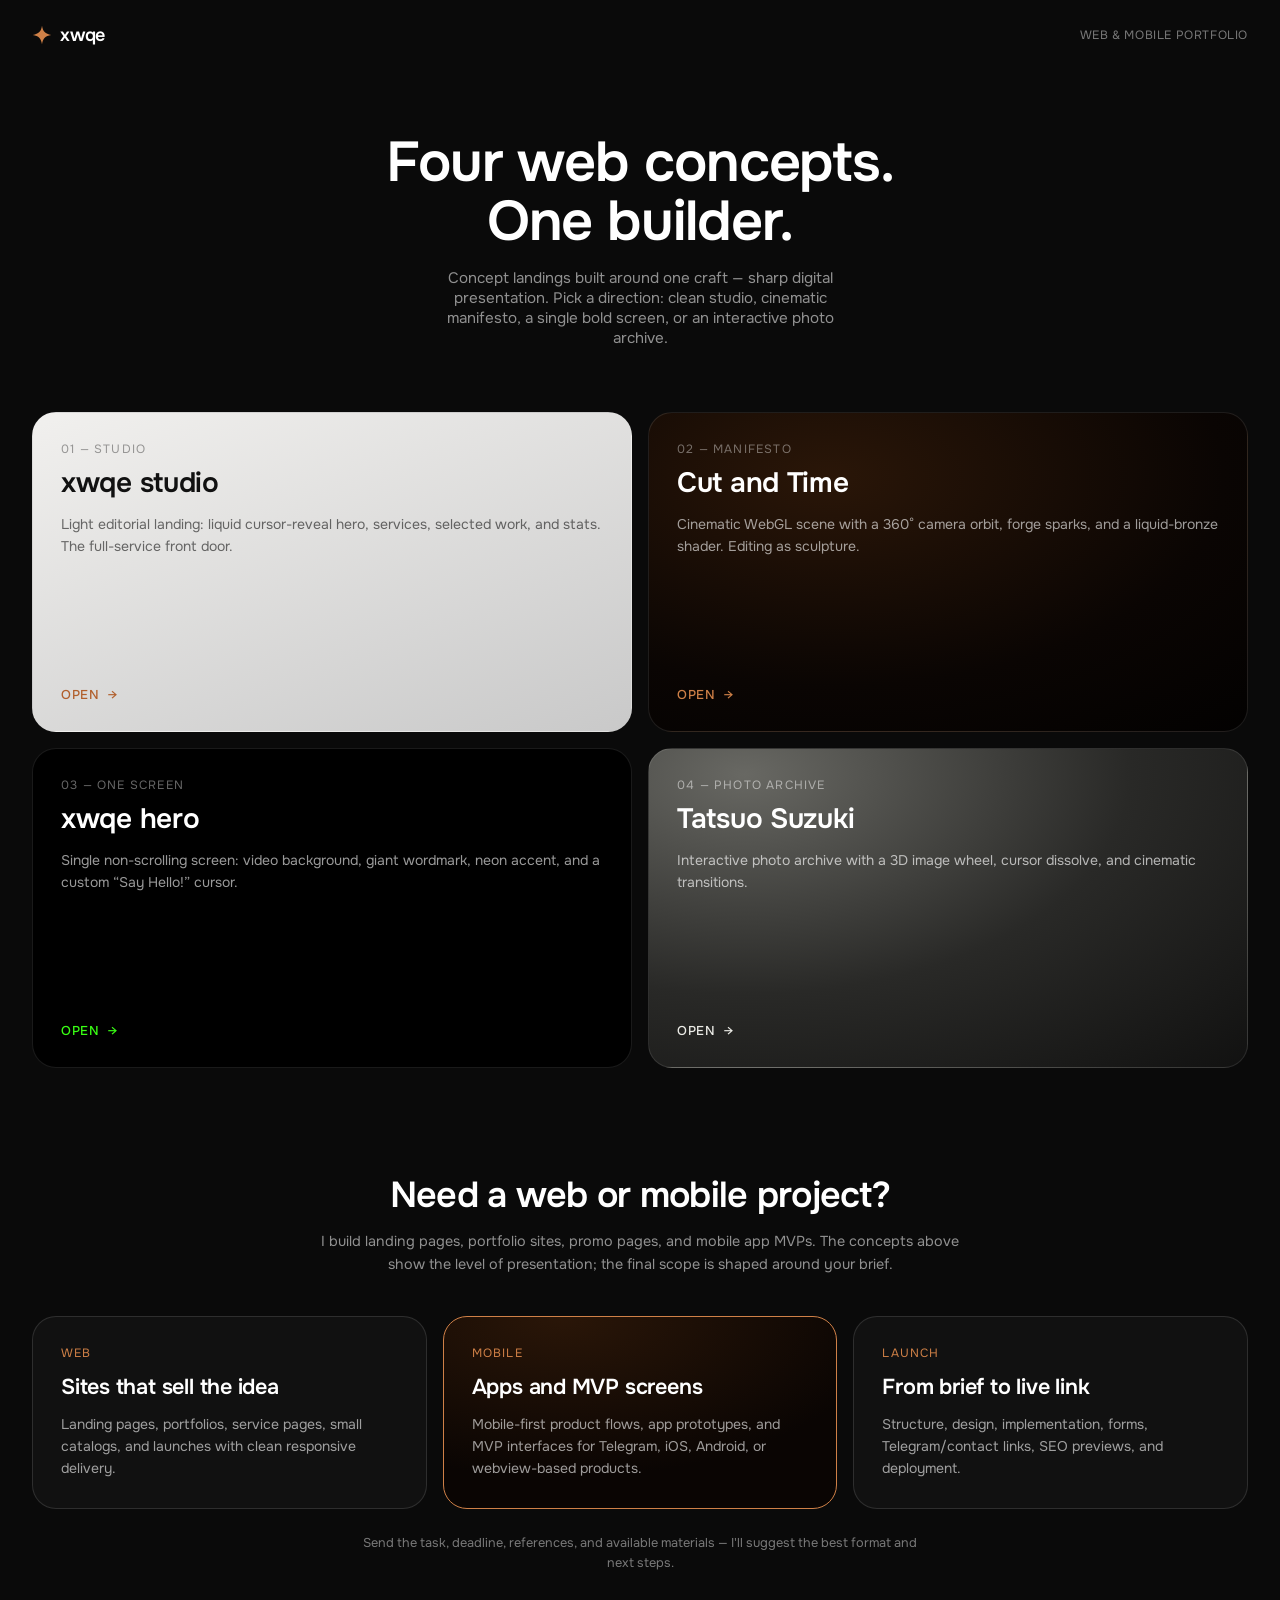
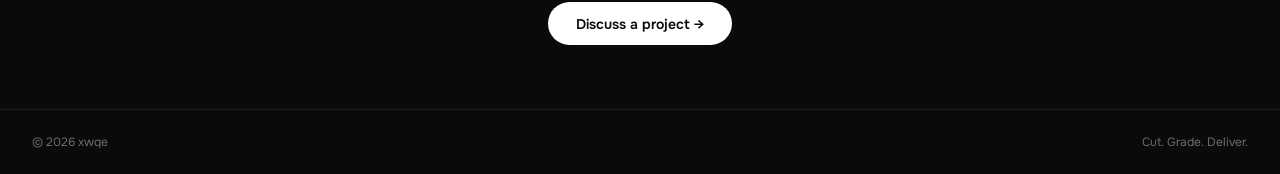
<file: index.html>
<!DOCTYPE html>
<html lang="en">
<head>
<meta charset="UTF-8">
<meta name="viewport" content="width=device-width, initial-scale=1.0">
<title>xwqe — Portfolio</title>
<meta name="description" content="xwqe — web and mobile development portfolio. Concept sites, landing pages, portfolios, and product MVPs.">
<link rel="icon" href="data:image/svg+xml,<svg xmlns='http://www.w3.org/2000/svg' viewBox='0 0 64 64'><rect width='64' height='64' rx='14' fill='%230a0a0a'/><text x='32' y='45' font-family='Arial,sans-serif' font-size='38' font-weight='700' text-anchor='middle' fill='%23cf8047'>x</text></svg>">
<meta property="og:type" content="website">
<meta property="og:url" content="https://reegee07.github.io/xwqe-portfolio/">
<meta property="og:title" content="xwqe — Portfolio">
<meta property="og:description" content="Web and mobile development portfolio: concept sites, landing pages, portfolios, and product MVPs.">
<meta property="og:image" content="https://reegee07.github.io/xwqe-portfolio/assets/og/hub.png">
<meta name="twitter:card" content="summary_large_image">
<link rel="preconnect" href="https://fonts.googleapis.com">
<link rel="preconnect" href="https://fonts.gstatic.com" crossorigin>
<link href="https://fonts.googleapis.com/css2?family=Onest:wght@400;500;600;700&display=swap" rel="stylesheet">
<style>
*{box-sizing:border-box;margin:0;padding:0}
body{background:#0a0a0a;color:#fff;font-family:'Onest',sans-serif;min-height:100vh;display:flex;flex-direction:column}
a{color:inherit;text-decoration:none}
.top{display:flex;align-items:center;justify-content:space-between;padding:1.5rem 2rem}
.brand{display:flex;align-items:center;gap:.5rem;font-weight:600;font-size:1.125rem;letter-spacing:-.01em}
.brand svg{width:1.25rem;height:1.25rem;color:#cf8047}
.top .tag{font-size:.75rem;text-transform:uppercase;letter-spacing:.05em;color:rgba(255,255,255,.45)}
.hero{text-align:center;padding:4rem 1.5rem 3rem}
.hero h1{font-size:clamp(2rem,5vw,3.5rem);font-weight:600;letter-spacing:-.02em;line-height:1.05}
.hero p{margin-top:1rem;font-size:.95rem;color:rgba(255,255,255,.55);max-width:44ch;margin-inline:auto}
.cards{flex:1;display:grid;grid-template-columns:1fr;gap:1rem;padding:1rem 2rem 3rem;max-width:80rem;margin-inline:auto;width:100%}
@media(min-width:900px){.cards{grid-template-columns:repeat(2,1fr)}}
.card{position:relative;display:flex;flex-direction:column;justify-content:space-between;min-height:20rem;border-radius:1.5rem;padding:1.75rem;overflow:hidden;border:1px solid rgba(255,255,255,.1);transition:transform .35s cubic-bezier(.2,.8,.2,1),border-color .35s}
.card:hover{transform:translateY(-6px);border-color:rgba(255,255,255,.3)}
.card .num{font-size:.75rem;color:rgba(255,255,255,.4);text-transform:uppercase;letter-spacing:.1em}
.card h2{font-size:1.75rem;font-weight:600;letter-spacing:-.01em;margin-top:.5rem}
.card p{margin-top:.75rem;font-size:.875rem;line-height:1.6;color:rgba(255,255,255,.6)}
.card .go{margin-top:1.5rem;display:inline-flex;align-items:center;gap:.5rem;font-size:.8rem;font-weight:500;text-transform:uppercase;letter-spacing:.05em}
.card .go span{transition:transform .3s}
.card:hover .go span{transform:translateX(4px)}
.card.c1{background:linear-gradient(160deg,#f1f0ee, #c9c9c9);color:#111;border-color:transparent}
.card.c1 .num{color:rgba(17,17,17,.4)}
.card.c1 p{color:rgba(17,17,17,.6)}
.card.c1 .accent{color:#b15f2c}
.card.c2{background:radial-gradient(120% 120% at 30% 20%, #2a1608 0%, #0a0503 55%, #000 100%)}
.card.c2 .accent{color:#cf8047}
.card.c3{background:#000}
.card.c3 .accent{color:#39FF14}
.card.c3 h2{font-family:'Onest',sans-serif}
.card.c4{background:radial-gradient(140% 150% at 16% 8%,#686863 0%,#292927 46%,#090909 100%);color:#fff}
.card.c4 .num{color:rgba(255,255,255,.5)}
.card.c4 p{color:rgba(255,255,255,.66)}
.card.c4 .accent{color:#ecece7}
footer{padding:1.5rem 2rem;display:flex;justify-content:space-between;font-size:.75rem;color:rgba(255,255,255,.4);border-top:1px solid rgba(255,255,255,.08)}
.inquiry{padding:3.5rem 2rem 4rem;max-width:80rem;margin-inline:auto;width:100%}
.inquiry .i-head{text-align:center;max-width:58ch;margin-inline:auto}
.inquiry .i-head h2{font-size:clamp(1.5rem,3.5vw,2.25rem);font-weight:600;letter-spacing:-.02em}
.inquiry .i-head p{margin-top:.75rem;font-size:.9rem;color:rgba(255,255,255,.55);line-height:1.6}
.offers{display:grid;grid-template-columns:1fr;gap:1rem;margin-top:2.5rem}
@media(min-width:900px){.offers{grid-template-columns:repeat(3,1fr)}}
.offer{border:1px solid rgba(255,255,255,.12);border-radius:1.5rem;padding:1.75rem;background:rgba(255,255,255,.03)}
.offer.featured{border-color:#cf8047;background:radial-gradient(120% 120% at 30% 0%, #2a1608 0%, #0a0503 70%)}
.offer .o-name{font-size:.75rem;text-transform:uppercase;letter-spacing:.1em;color:#cf8047}
.offer h3{margin-top:.75rem;font-size:1.35rem;font-weight:600;letter-spacing:-.01em}
.offer p{margin-top:.75rem;font-size:.875rem;line-height:1.6;color:rgba(255,255,255,.6)}
.i-note{margin-top:1.5rem;text-align:center;font-size:.8rem;line-height:1.6;color:rgba(255,255,255,.45);max-width:64ch;margin-inline:auto}
.i-cta{margin-top:1.75rem;display:flex;justify-content:center}
.i-cta a{display:inline-flex;align-items:center;gap:.5rem;background:#fff;color:#0a0a0a;border-radius:9999px;padding:.8rem 1.75rem;font-size:.875rem;font-weight:600;transition:transform .3s cubic-bezier(.2,.8,.2,1)}
.i-cta a:hover{transform:scale(1.05)}
</style>
</head>
<body>
<div class="top">
  <div class="brand"><svg viewBox="0 0 48 48" fill="currentColor" xmlns="http://www.w3.org/2000/svg"><path d="M24 2c2.2 13.8 7.9 19.6 22 22-14.1 2.4-19.8 8.2-22 22-2.2-13.8-7.9-19.6-22-22 14.1-2.4 19.8-8.2 22-22Z"/></svg>xwqe</div>
  <span class="tag">Web &amp; Mobile Portfolio</span>
</div>
<div class="hero">
  <h1>Four web concepts.<br>One builder.</h1>
  <p>Concept landings built around one craft — sharp digital presentation. Pick a direction: clean studio, cinematic manifesto, a single bold screen, or an interactive photo archive.</p>
</div>
<div class="cards">
  <a class="card c1" href="lumora/index.html?v=starfix">
    <div><div class="num">01 — Studio</div><h2>xwqe studio</h2><p>Light editorial landing: liquid cursor-reveal hero, services, selected work, and stats. The full-service front door.</p></div>
    <div class="go accent">Open <span>→</span></div>
  </a>
  <a class="card c2" href="laocoon/index.html">
    <div><div class="num">02 — Manifesto</div><h2>Cut and Time</h2><p>Cinematic WebGL scene with a 360° camera orbit, forge sparks, and a liquid-bronze shader. Editing as sculpture.</p></div>
    <div class="go accent">Open <span>→</span></div>
  </a>
  <a class="card c3" href="loopstack/index.html">
    <div><div class="num">03 — One Screen</div><h2>xwqe hero</h2><p>Single non-scrolling screen: video background, giant wordmark, neon accent, and a custom “Say Hello!” cursor.</p></div>
    <div class="go accent">Open <span>→</span></div>
  </a>
  <a class="card c4" href="tatsuo/">
    <div><div class="num">04 — Photo Archive</div><h2>Tatsuo Suzuki</h2><p>Interactive photo archive with a 3D image wheel, cursor dissolve, and cinematic transitions.</p></div>
    <div class="go accent">Open <span>→</span></div>
  </a>
</div>
<div class="inquiry" id="contact">
  <div class="i-head">
    <h2>Need a web or mobile project?</h2>
    <p>I build landing pages, portfolio sites, promo pages, and mobile app MVPs. The concepts above show the level of presentation; the final scope is shaped around your brief.</p>
  </div>
  <div class="offers">
    <div class="offer">
      <div class="o-name">Web</div>
      <h3>Sites that sell the idea</h3>
      <p>Landing pages, portfolios, service pages, small catalogs, and launches with clean responsive delivery.</p>
    </div>
    <div class="offer featured">
      <div class="o-name">Mobile</div>
      <h3>Apps and MVP screens</h3>
      <p>Mobile-first product flows, app prototypes, and MVP interfaces for Telegram, iOS, Android, or webview-based products.</p>
    </div>
    <div class="offer">
      <div class="o-name">Launch</div>
      <h3>From brief to live link</h3>
      <p>Structure, design, implementation, forms, Telegram/contact links, SEO previews, and deployment.</p>
    </div>
  </div>
  <p class="i-note">Send the task, deadline, references, and available materials — I'll suggest the best format and next steps.</p>
  <div class="i-cta"><a href="https://t.me/xwqeee" target="_blank" rel="noopener">Discuss a project →</a></div>
</div>
<footer><span>© 2026 xwqe</span><span>Cut. Grade. Deliver.</span></footer>
</body>
</html>
</file>
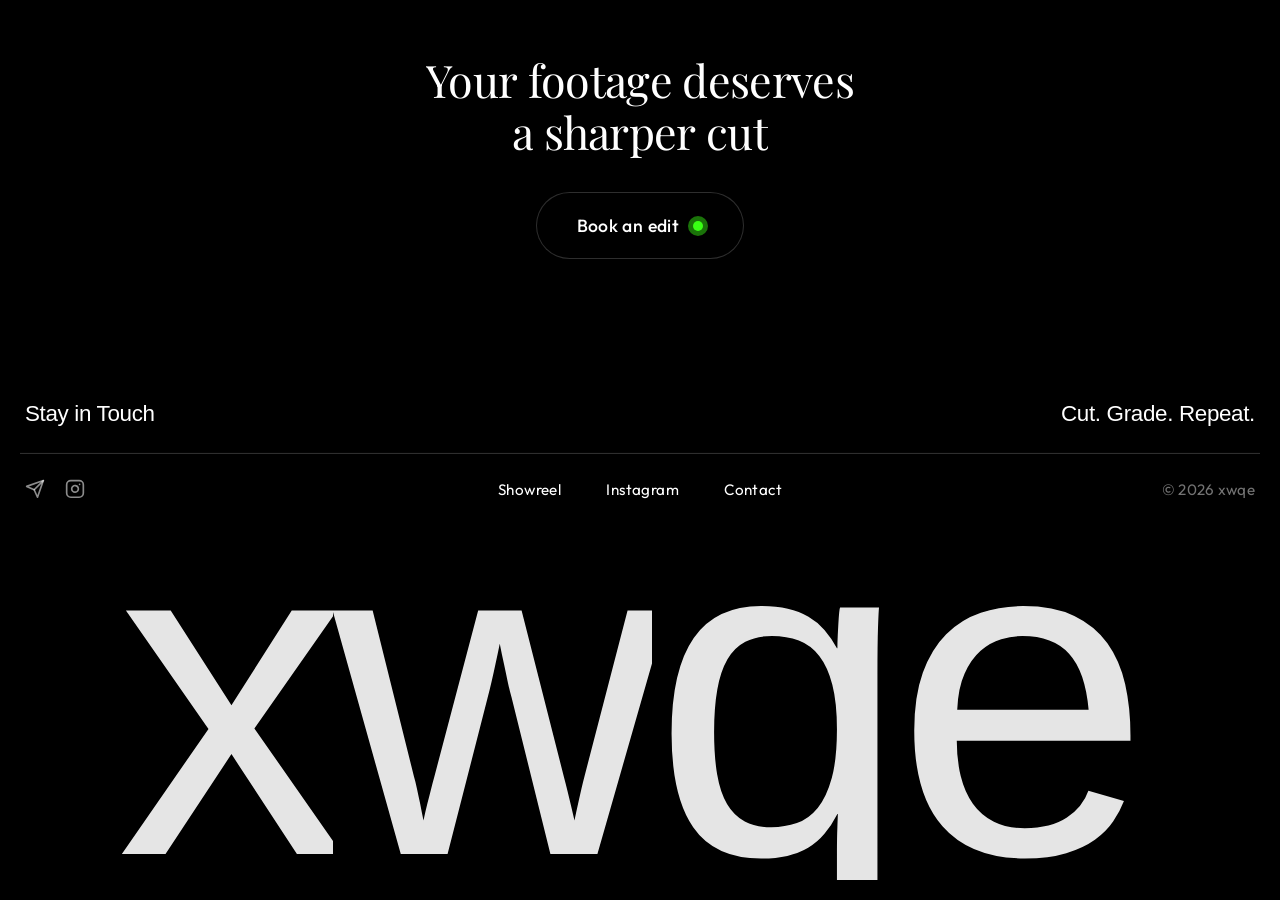
<file: loopstack/index.html>
<!DOCTYPE html>
<html lang="en">
<head>
<meta charset="UTF-8">
<meta name="viewport" content="width=device-width, initial-scale=1.0">
<title>xwqe — Video Editor</title>
<meta name="description" content="xwqe — independent video editor. One screen, one showreel. Say hello.">
<link rel="icon" href="data:image/svg+xml,<svg xmlns='http://www.w3.org/2000/svg' viewBox='0 0 64 64'><rect width='64' height='64' rx='14' fill='%23000000'/><text x='32' y='45' font-family='Arial,sans-serif' font-size='38' font-weight='700' text-anchor='middle' fill='%2339FF14'>x</text></svg>">
<meta property="og:type" content="website">
<meta property="og:url" content="https://reegee07.github.io/xwqe-portfolio/loopstack/">
<meta property="og:title" content="xwqe — Video Editor">
<meta property="og:description" content="Independent video editor. One screen, one showreel. Say hello.">
<meta property="og:image" content="https://reegee07.github.io/xwqe-portfolio/assets/og/loopstack.png">
<meta name="twitter:card" content="summary_large_image">
<style>
@import url('https://fonts.googleapis.com/css2?family=Outfit:wght@300;400;500;600&family=Playfair+Display:ital,wght@0,400..900;1,400..900&display=swap');
@import url('https://api.fontshare.com/v2/css?f[]=general-sans@400,500,600&display=swap');

* { margin: 0; padding: 0; box-sizing: border-box; }
body {
    background-color: #000000;
    min-height: 100vh;
    overflow: hidden;
    position: relative;
}

/* ---------- top gradient ---------- */
#top-gradient {
    position: fixed;
    top: -30vh;
    left: 0;
    width: 100vw;
    height: auto;
    display: block;
    z-index: 0;
    pointer-events: none;
}

/* ---------- hero ---------- */
.hero-content {
    position: relative;
    z-index: 2;
    display: flex;
    flex-direction: column;
    align-items: center;
    text-align: center;
    padding-top: 6vh;
    width: 95%;
    max-width: 1100px;
    margin: 0 auto;
}
.hero-title {
    font-family: 'Playfair Display', Georgia, serif;
    font-size: 2.8rem;
    font-weight: 400;
    color: #ffffff;
    line-height: 1.15;
    margin-bottom: 2.2rem;
    letter-spacing: -0.015em;
    text-shadow: 0 4px 30px rgba(0, 0, 0, 0.5);
}
.hero-btn {
    font-family: 'Outfit', sans-serif;
    font-size: 1.1rem;
    font-weight: 500;
    letter-spacing: 0.02em;
    color: #ffffff;
    background-color: #000000;
    border: 1px solid rgba(255, 255, 255, 0.18);
    padding: 1.3rem 2.5rem;
    border-radius: 9999px;
    display: inline-flex;
    align-items: center;
    gap: 0.9rem;
    cursor: pointer;
    transition: all 0.3s cubic-bezier(0.16, 1, 0.3, 1);
    box-shadow: 0 4px 25px rgba(0, 0, 0, 0.4);
    outline: none;
}
.hero-btn:hover {
    background-color: #ffffff;
    color: #000000;
    border-color: #ffffff;
    transform: translateY(-2px);
    box-shadow: 0 6px 30px rgba(0, 0, 0, 0.3);
}
.hero-btn:active {
    transform: translateY(0);
}

.blinking-dot {
    width: 10px;
    height: 10px;
    background-color: #39FF14;
    border-radius: 50%;
    position: relative;
    display: inline-block;
    animation: pulse-glow 2s infinite ease-in-out;
}
.blinking-dot::after {
    content: '';
    position: absolute;
    top: -5px; left: -5px; right: -5px; bottom: -5px;
    background-color: rgba(57, 255, 20, 0.45);
    border-radius: 50%;
    animation: wave-expand 2s infinite ease-in-out;
}
@keyframes pulse-glow {
    0%, 100% {
        opacity: 0.5;
        transform: scale(0.85);
        box-shadow: 0 0 4px rgba(57, 255, 20, 0.3);
    }
    50% {
        opacity: 1;
        transform: scale(1.1);
        box-shadow: 0 0 12px rgba(57, 255, 20, 0.9);
    }
}
@keyframes wave-expand {
    0%   { transform: scale(0.6); opacity: 0.9; }
    100% { transform: scale(2.3); opacity: 0; }
}

/* ---------- footer block ---------- */
.footer-container {
    position: fixed;
    top: 50vh;
    left: 20px;
    right: 20px;
    width: calc(100vw - 40px);
    transform: translateY(-50%);
    z-index: 3;
    display: flex;
    flex-direction: column;
}
.footer-top {
    display: flex;
    justify-content: space-between;
    align-items: flex-end;
    width: 100%;
    padding: 0 5px;
}
.footer-title {
    font-family: 'General Sans', -apple-system, sans-serif;
    font-size: 1.4rem;
    font-weight: 400;
    color: #ffffff;
    letter-spacing: -0.015em;
    margin: 0;
}
.footer-title.quote {
    text-transform: none;
}
.footer-divider {
    border: none;
    height: 1px;
    background-color: rgba(255, 255, 255, 0.2);
    margin: 1.6rem 0;
    width: 100%;
}
.footer-bottom {
    display: flex;
    justify-content: space-between;
    align-items: center;
    width: 100%;
    padding: 0 5px;
}
.footer-socials {
    display: flex;
    gap: 1.25rem;
    align-items: center;
    flex: 1;
}
.social-icon {
    color: rgba(255, 255, 255, 0.55);
    transition: all 0.3s cubic-bezier(0.16, 1, 0.3, 1);
    display: inline-flex;
    align-items: center;
    justify-content: center;
    text-decoration: none;
}
.social-icon:hover {
    color: #ffffff;
    transform: translateY(-2px);
}
.footer-links {
    display: flex;
    gap: 2.8rem;
    justify-content: center;
    align-items: center;
    flex: 2;
}
.footer-link {
    font-family: 'Outfit', sans-serif;
    font-size: 0.95rem;
    font-weight: 400;
    color: #ffffff;
    text-decoration: none;
    letter-spacing: 0.03em;
    transition: opacity 0.3s ease, transform 0.3s ease;
}
.footer-link:hover {
    opacity: 0.75;
    transform: translateY(-1px);
}
.footer-copyright {
    font-family: 'Outfit', sans-serif;
    font-size: 0.95rem;
    font-weight: 400;
    color: rgba(255, 255, 255, 0.45);
    text-align: right;
    flex: 1;
    letter-spacing: 0.02em;
}

/* ---------- giant wordmark ---------- */
.footer-logo-wrap {
    position: fixed;
    bottom: 20px;
    left: 0;
    right: 0;
    width: 100%;
    padding: 0 20px;
    box-sizing: border-box;
    display: flex;
    justify-content: center;
    align-items: center;
    z-index: 3;
    margin: 0;
}
.footer-logo-text {
    font-family: 'General Sans', -apple-system, sans-serif;
    font-size: 36vw; /* 4 letters instead of Loopstack's 9 — scaled to still fill the width */
    font-weight: 400;
    color: #ffffff;
    letter-spacing: -0.03em;
    margin-right: -0.03em;
    transform: translateX(-20px);
    line-height: 0.8;
    margin-top: 0;
    margin-bottom: 0;
    margin-left: 0;
    text-align: center;
    width: 100%;
    pointer-events: none;
    opacity: 0.95;
    text-shadow: none;
    white-space: nowrap;
}

/* ---------- background video ---------- */
.video-container {
    position: fixed;
    bottom: 0;
    left: 0;
    width: 100vw;
    height: 90vh;
    overflow: hidden;
    z-index: -1;
}
#bg-video {
    width: 100%;
    height: 110%;
    object-fit: cover;
    display: block;
    transform: translateY(0%);
}

/* ---------- custom cursor ---------- */
.glass-cursor-card {
    position: fixed;
    top: 0;
    left: 0;
    z-index: 99999;
    pointer-events: none;
    padding: 0.75rem 1.5rem;
    background: rgba(255, 255, 255, 0.08);
    backdrop-filter: blur(12px);
    -webkit-backdrop-filter: blur(12px);
    border: 1px solid rgba(255, 255, 255, 0.18);
    border-radius: 9999px;
    box-shadow: inset 0 1px 0 0 rgba(255, 255, 255, 0.15);
    transform: translate(-50%, -50%) scale(0);
    opacity: 0;
    will-change: transform, opacity;
    transition: opacity 0.4s cubic-bezier(0.16, 1, 0.3, 1),
                background 0.35s cubic-bezier(0.16, 1, 0.3, 1),
                border-color 0.35s cubic-bezier(0.16, 1, 0.3, 1),
                box-shadow 0.35s cubic-bezier(0.16, 1, 0.3, 1);
}
.glass-cursor-card.active { opacity: 1; }
.glass-cursor-card.dark-mode {
    background: rgba(0, 0, 0, 0.82);
    border-color: rgba(255, 255, 255, 0.08);
    box-shadow: inset 0 1px 0 0 rgba(255, 255, 255, 0.05);
}
.cursor-card-text {
    font-family: 'General Sans', -apple-system, sans-serif;
    font-size: 0.85rem;
    font-weight: 500;
    letter-spacing: 0.06em;
    color: #39FF14;
    text-transform: uppercase;
    white-space: nowrap;
    text-shadow: 0 0 8px rgba(57, 255, 20, 0.45);
}
.cursor-card-text .text-white {
    color: #ffffff;
    text-shadow: 0 1px 3px rgba(0, 0, 0, 0.25);
}
.cursor-ring-outline {
    position: fixed;
    top: 0;
    left: 0;
    width: 48px;
    height: 48px;
    border: 1.5px solid rgba(255, 255, 255, 0.45);
    border-radius: 50%;
    z-index: 99998;
    pointer-events: none;
    transform: translate(-50%, -50%) scale(0);
    opacity: 0;
    will-change: transform, opacity;
    transition: opacity 0.4s cubic-bezier(0.16, 1, 0.3, 1),
                border-color 0.4s ease;
}
.cursor-ring-outline.active { opacity: 1; }
.cursor-ring-outline.expanded {
    border-color: rgba(255, 255, 255, 0.15);
}

/* ---------- entrance reveals ---------- */
.hero-title .word-wrapper {
    display: inline-block;
    overflow: hidden;
    vertical-align: bottom;
    padding-bottom: 0.15em;
    margin-bottom: -0.15em;
}
.hero-title .word-inner {
    display: inline-block;
    opacity: 0;
    transform: translateY(105%);
    filter: blur(20px);
    animation: word-reveal-mask 1.3s cubic-bezier(0.05, 0.9, 0.1, 1) forwards;
}
@keyframes word-reveal-mask {
    0%   { opacity: 0; transform: translateY(105%); filter: blur(20px); }
    30%  { opacity: 1; }
    100% { opacity: 1; transform: translateY(0); filter: blur(0); }
}
.footer-logo-text .letter-wrapper {
    display: inline-block;
    overflow: hidden;
    vertical-align: bottom;
    line-height: 0.8;
}
.footer-logo-text .letter-inner {
    display: inline-block;
    opacity: 0;
    transform: translateX(-105%);
    filter: blur(20px);
    animation: letter-reveal-mask 1.2s cubic-bezier(0.05, 0.9, 0.1, 1) forwards;
}
@keyframes letter-reveal-mask {
    0%   { opacity: 0; transform: translateX(-105%); filter: blur(20px); }
    25%  { opacity: 1; }
    100% { opacity: 0.95; transform: translateX(0); filter: blur(0); }
}

/* ---------- touch devices: no custom cursor ---------- */
@media (hover: none), (pointer: coarse) {
    .glass-cursor-card, .cursor-ring-outline { display: none !important; }
}

/* ---------- mobile ---------- */
@media (max-width: 768px) {
    .footer-top { flex-direction: column; align-items: flex-start; gap: 4px; }
    .footer-title { font-size: 1.1rem; }
    .footer-divider { margin: 1rem 0; }
    .footer-bottom { flex-direction: column; align-items: flex-start; gap: 0.9rem; }
    .footer-socials { flex: none; }
    .footer-links { flex: none; gap: 1.4rem; }
    .footer-copyright { flex: none; text-align: left; }
}
</style>
</head>
<body>

<img src="assets/black_gradient.svg" alt="Top Gradient" id="top-gradient">

<main class="hero-content">
    <h1 class="hero-title">Your footage deserves <br> a sharper cut</h1>
    <button class="hero-btn">
        <span class="btn-text">Book an edit</span>
        <span class="blinking-dot"></span>
    </button>
</main>

<footer class="footer-container">
    <div class="footer-top">
        <h2 class="footer-title">Stay in Touch</h2>
        <h2 class="footer-title quote">Cut. Grade. Repeat.</h2>
    </div>

    <hr class="footer-divider">

    <div class="footer-bottom">
        <div class="footer-socials">
            <a href="https://t.me/xwqeee" target="_blank" rel="noopener" aria-label="Telegram" class="social-icon">
                <svg width="20" height="20" viewBox="0 0 24 24" fill="none" stroke="currentColor" stroke-width="2" stroke-linecap="round" stroke-linejoin="round"><path d="M22 2 11 13"></path><path d="M22 2 15 22l-4-9-9-4z"></path></svg>
            </a>
            <a href="https://www.instagram.com/_xwqe.w/" target="_blank" rel="noopener" aria-label="Instagram" class="social-icon">
                <svg width="20" height="20" viewBox="0 0 24 24" fill="none" stroke="currentColor" stroke-width="2" stroke-linecap="round" stroke-linejoin="round"><rect x="2" y="2" width="20" height="20" rx="5" ry="5"></rect><path d="M16 11.37A4 4 0 1 1 12.63 8 4 4 0 0 1 16 11.37z"></path><line x1="17.5" y1="6.5" x2="17.51" y2="6.5"></line></svg>
            </a>
        </div>

        <nav class="footer-links">
            <a href="https://t.me/xwqePortf" target="_blank" rel="noopener" class="footer-link">Showreel</a>
            <a href="https://www.instagram.com/_xwqe.w/" target="_blank" rel="noopener" class="footer-link">Instagram</a>
            <a href="https://t.me/xwqeee" target="_blank" rel="noopener" class="footer-link">Contact</a>
        </nav>

        <div class="footer-copyright">
            © 2026 xwqe
        </div>
    </div>
</footer>

<div class="footer-logo-wrap">
    <h2 class="footer-logo-text">xwqe</h2>
</div>

<div class="video-container">
    <video autoplay muted loop playsinline id="bg-video">
        <source src="assets/flower.mp4" type="video/mp4">
        Your browser does not support video.
    </video>
</div>

<div id="cursor-ring" class="cursor-ring-outline"></div>

<div id="glass-card" class="glass-cursor-card">
    <span class="cursor-card-text"><span class="text-white">Say</span> Hello!</span>
</div>

<script>
document.addEventListener('DOMContentLoaded', () => {
    const logoText = document.querySelector('.footer-logo-text');

    if (logoText) {
        const text = logoText.textContent.trim();
        logoText.innerHTML = '';

        [...text].forEach((char, index) => {
            const wrapper = document.createElement('span');
            wrapper.className = 'letter-wrapper';

            const inner = document.createElement('span');
            inner.textContent = char === ' ' ? ' ' : char;
            inner.className = 'letter-inner';

            inner.style.animationDelay = `${index * 0.09}s`;

            wrapper.appendChild(inner);
            logoText.appendChild(wrapper);
        });
    }

    const heroTitle = document.querySelector('.hero-title');
    if (heroTitle) {
        const text = heroTitle.innerHTML;
        const parts = text.split(/(\s+|<br\s*\/?>)/i);
        heroTitle.innerHTML = '';

        let wordIndex = 0;
        parts.forEach(part => {
            if (part.trim() === '') {
                heroTitle.appendChild(document.createTextNode(' '));
            } else if (part.toLowerCase().startsWith('<br')) {
                heroTitle.appendChild(document.createElement('br'));
            } else {
                const wrapper = document.createElement('span');
                wrapper.className = 'word-wrapper';

                const inner = document.createElement('span');
                inner.className = 'word-inner';
                inner.textContent = part;

                inner.style.animationDelay = `${wordIndex * 0.1}s`;
                wordIndex++;

                wrapper.appendChild(inner);
                heroTitle.appendChild(wrapper);
            }
        });
    }

    const glassCard = document.getElementById('glass-card');
    const cursorRing = document.getElementById('cursor-ring');

    if (glassCard && cursorRing && window.matchMedia('(hover: hover) and (pointer: fine)').matches) {
        let mouseX = window.innerWidth / 2;
        let mouseY = window.innerHeight / 2;

        let cardX = mouseX;
        let cardY = mouseY;

        let ringX = mouseX;
        let ringY = mouseY;

        let isFirstMove = true;
        let scale = 0;
        let targetScale = 0;
        let isHoveringBtn = false;

        document.addEventListener('mousemove', (e) => {
            mouseX = e.clientX;
            mouseY = e.clientY;

            if (isFirstMove) {
                cardX = mouseX;
                cardY = mouseY;
                ringX = mouseX;
                ringY = mouseY;
                isFirstMove = false;
                glassCard.classList.add('active');
                cursorRing.classList.add('active');
            }

            if (!isHoveringBtn) {
                targetScale = 1;
            }
        });

        document.addEventListener('mouseleave', () => {
            targetScale = 0;
        });

        document.addEventListener('mouseenter', () => {
            if (!isHoveringBtn) {
                targetScale = 1;
            }
        });

        const heroBtn = document.querySelector('.hero-btn');
        if (heroBtn) {
            heroBtn.addEventListener('mouseenter', () => {
                isHoveringBtn = true;
                targetScale = 0;
                cursorRing.classList.add('expanded');
            });
            heroBtn.addEventListener('mouseleave', () => {
                isHoveringBtn = false;
                targetScale = 1;
                cursorRing.classList.remove('expanded');
            });
        }

        const updatePhysics = () => {
            cardX += (mouseX - cardX) * 0.08;
            cardY += (mouseY - cardY) * 0.08;

            ringX = mouseX;
            ringY = mouseY;

            scale += (targetScale - scale) * 0.15;

            const currentRingScale = cursorRing.classList.contains('expanded') ? 1.6 * scale : scale;

            glassCard.style.transform = `translate3d(${cardX}px, ${cardY}px, 0) translate(-50%, -50%) scale(${scale})`;
            cursorRing.style.transform = `translate3d(${ringX}px, ${ringY}px, 0) translate(-50%, -50%) scale(${currentRingScale})`;

            requestAnimationFrame(updatePhysics);
        };

        updatePhysics();
    }

    const heroCta = document.querySelector('.hero-btn');
    if (heroCta) {
        heroCta.addEventListener('click', () => window.open('https://t.me/xwqeee', '_blank', 'noopener'));
    }
});
</script>
</body>
</html>
</file>
